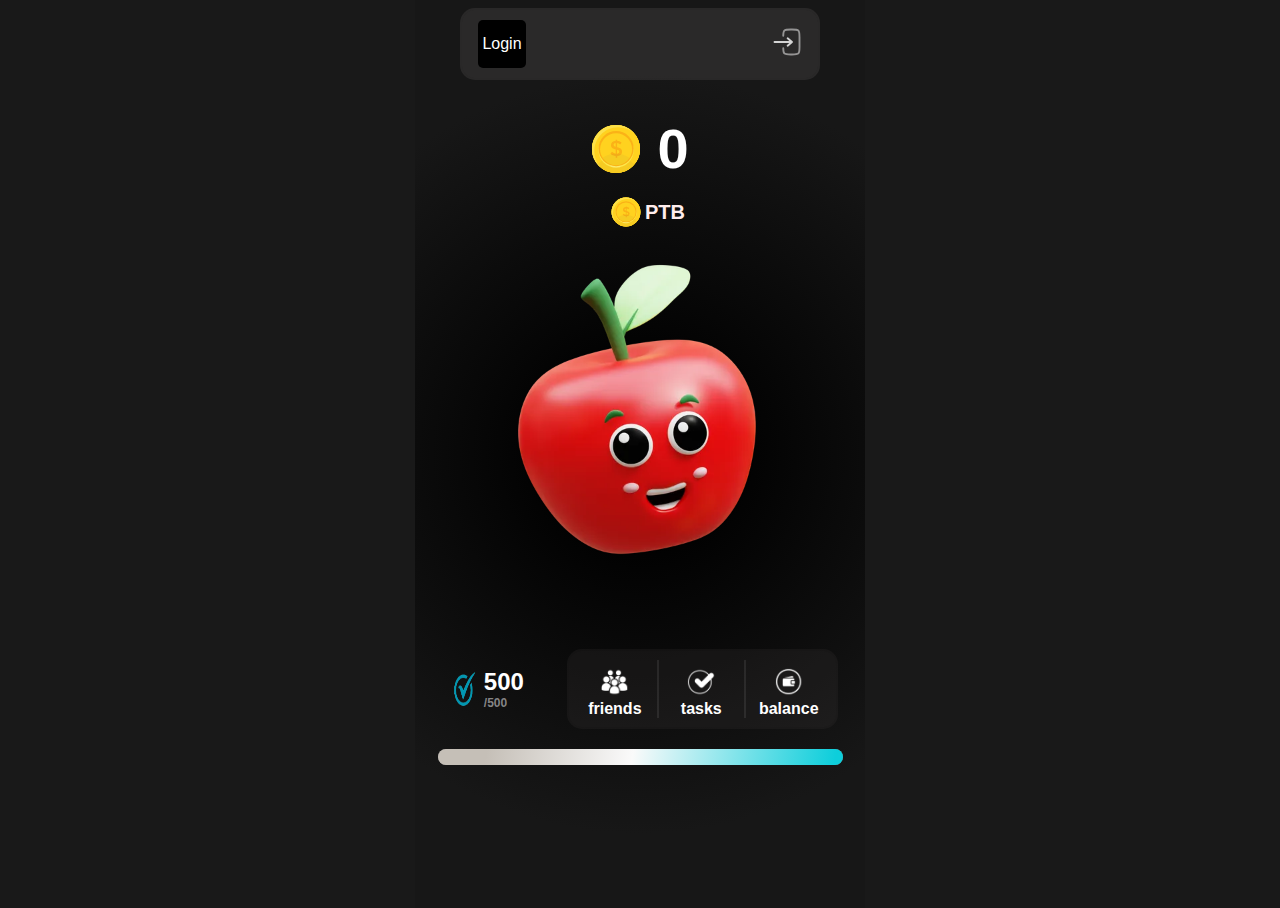
<file: index.html>
<!DOCTYPE html>
<html lang="en">
<head>
    <meta charset="UTF-8">
    <meta name="viewport" content="width=device-width, initial-scale=1.0">
    <title>hero</title>
    <link rel="stylesheet" href="./assets/css/style.css">
    <link rel="stylesheet" href="./assets/css/responsive.css">
    <meta name="theme-color" content="#f19e36" />
    <link rel="stylesheet" href="https://cdnjs.cloudflare.com/ajax/libs/font-awesome/6.5.1/css/all.min.css">
    <link rel="icon" type="image/x-icon" href="./assets/favicon/favicon.ico">

</head>
<body>

    
    <div class="squad-container">
        <div class="login">
            <div class="login-detail">
                <div class="profile">
                    <p style="color: #fff;">Login</p>
                    <span></span>
                </div>

                <div class="user-data">
                    <span class="name"></span>
                    <span class="user-rank"></span>
                </div>
            </div>

            <div>
                <a href="login.html">
                    <svg width="30px" height="30px" viewBox="0 0 24 24" fill="none" xmlns="http://www.w3.org/2000/svg">
                        <path opacity="0.8" d="M2.00098 11.999L16.001 11.999M16.001 11.999L12.501 8.99902M16.001 11.999L12.501 14.999" stroke="#ffffff" stroke-width="1.5" stroke-linecap="round" stroke-linejoin="round"/>
                        <path opacity="0.5" d="M9.00195 7C9.01406 4.82497 9.11051 3.64706 9.87889 2.87868C10.7576 2 12.1718 2 15.0002 2L16.0002 2C18.8286 2 20.2429 2 21.1215 2.87868C22.0002 3.75736 22.0002 5.17157 22.0002 8L22.0002 16C22.0002 18.8284 22.0002 20.2426 21.1215 21.1213C20.2429 22 18.8286 22 16.0002 22H15.0002C12.1718 22 10.7576 22 9.87889 21.1213C9.11051 20.3529 9.01406 19.175 9.00195 17" stroke="#ffffff" stroke-width="1.5" stroke-linecap="round"/>
                    </svg>
                </a>
            </div>

            
        </div>
    </div>

    <div class="coin-count-container">
        <img src="./assets/images/coinlogo.svg" width="45px">
        <h1 class="select-none"></h1>
    </div>

    <div class="rank-container">
        <div class="rank-items">
            <h3 class="select-none"></h3>
            <span></span>
            <img src="./assets/images/coinlogo.svg" class="select-none" width="30px">
            <span id="rank" class="select-none">PTB</span>
        </div>
    </div>
    
    <div class="coin-container">
     
        <img src="./assets/images/apple.webp" id="coin" class="select-none" width="300px" />
    </div>
<br><br><br>
    <div class="menu-container">
        <div class="power">
            <img src="./assets/images/28.png" width="40px">
            <div class="power-count">
                <span id="power" class="select-none">0</span>
                <span class="gray select-none" id="total">/0</span>
            </div>
        </div>

        <div class="menu-bottuns">
            <a href="frens.html" class="button b-r">
                <img src="./assets/images/1.png" alt="" width="28px">
                <span class="select-none">friends</span>
            </a>
            <a href="earn.html" class="button b-r">
                <img src="./assets/images/2.png" alt="" width="28px">
                <span class="select-none">tasks</span>
            </a>
            <a href="boost.html" class="button">
                <img src="./assets/images/3.png" alt="" width="28px">
                <span class="select-none">balance</span>
            </a>
        </div>
    </div>

    <div class="progress-bar">
        <div class="progress"></div>
    </div>


    <script src="./assets/js/main.js"></script>
</body>
</html>
</file>
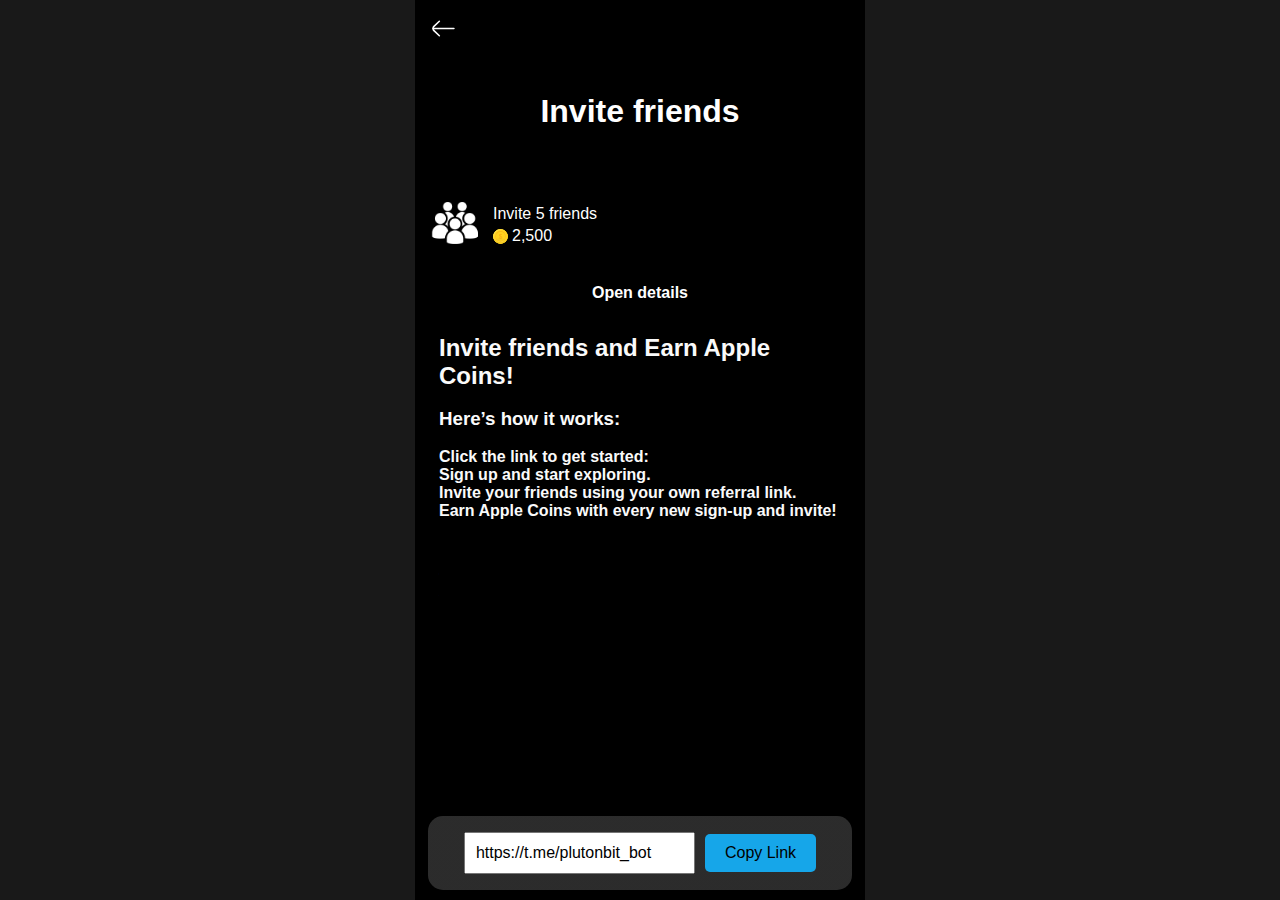
<file: frens.html>
<!DOCTYPE html>
<html lang="en">
<head>
    <meta charset="UTF-8">
    <meta name="viewport" content="width=device-width, initial-scale=1.0">
    <title> - Frens</title>

    <link rel="stylesheet" href="./assets/css/style.css">
    <link rel="stylesheet" href="./assets/css/responsive.css">
    <meta name="theme-color" content="#f19e36" />

    <link rel="icon" type="image/x-icon" href="./assets/favicon/favicon.ico">
</head>
<body class="frens">
    
    <div class="haeder">
        <a href="index.html">
            <svg width="25px" height="25px" viewBox="0 0 24 24" fill="none" xmlns="http://www.w3.org/2000/svg">
                <path d="M22 11.9299H2" stroke="#ffffff" stroke-width="1.5" stroke-linecap="round" stroke-linejoin="round"/>
                <path d="M8.00009 19L2.84009 14C2.5677 13.7429 2.35071 13.433 2.20239 13.0891C2.05407 12.7452 1.97754 12.3745 1.97754 12C1.97754 11.6255 2.05407 11.2548 2.20239 10.9109C2.35071 10.567 2.5677 10.2571 2.84009 10L8.00009 5" stroke="#ffffff" stroke-width="1.5" stroke-linecap="round" stroke-linejoin="round"/>
            </svg>
        </a>
    </div>

    <div class="frens-main">

        <div class="frens-count">
            <span>Invite friends </span>
        </div>

        

            

            
        </div>
    </div>


    

        <div class="frens-help-box">
            <div class="frens-help-content">
                <div class="frens-help-image">
                    <img src="./assets/images/1.png" width="50px">
                </div>
                <div class="fren-help-text">
                    <h5>Invite 5 friends </h5>
                    <div>
                        <img src="./assets/images/coinlogo.svg" width="15px">
                        <span>2,500</span>
                       
                    </div>
                </div>
            </div>

            <div class="frens-open-detail">
                <a href="guid.html">Open details</a>
            </div>
        </div>
    </div>
    <div class="frens-help">
        <div class="frens-help-title">
            <h2>Invite friends and Earn Apple Coins! </h2><br>
            <h3>Here’s how it works:</h3><br>
            <span>Click the link to get started:</span><br>
                <span>  Sign up and start exploring.</span><br>
                    <span> Invite your friends using your own referral link.</span><br>
                        <span> Earn Apple Coins with every new sign-up and invite!</span><br>
        </div>
 <div class="frens-invite">
        <div class="frens-invite-button">
            <input type="text" value="https://t.me/plutonbit_bot" id="link" readonly>
            <button id="copyButton">Copy Link</button>
        </div>
    </div>
 
   <script src="./assets/js/js.js"></script>
    <script src="./assets/js/charge.js"></script>

</body>
</html>
</file>
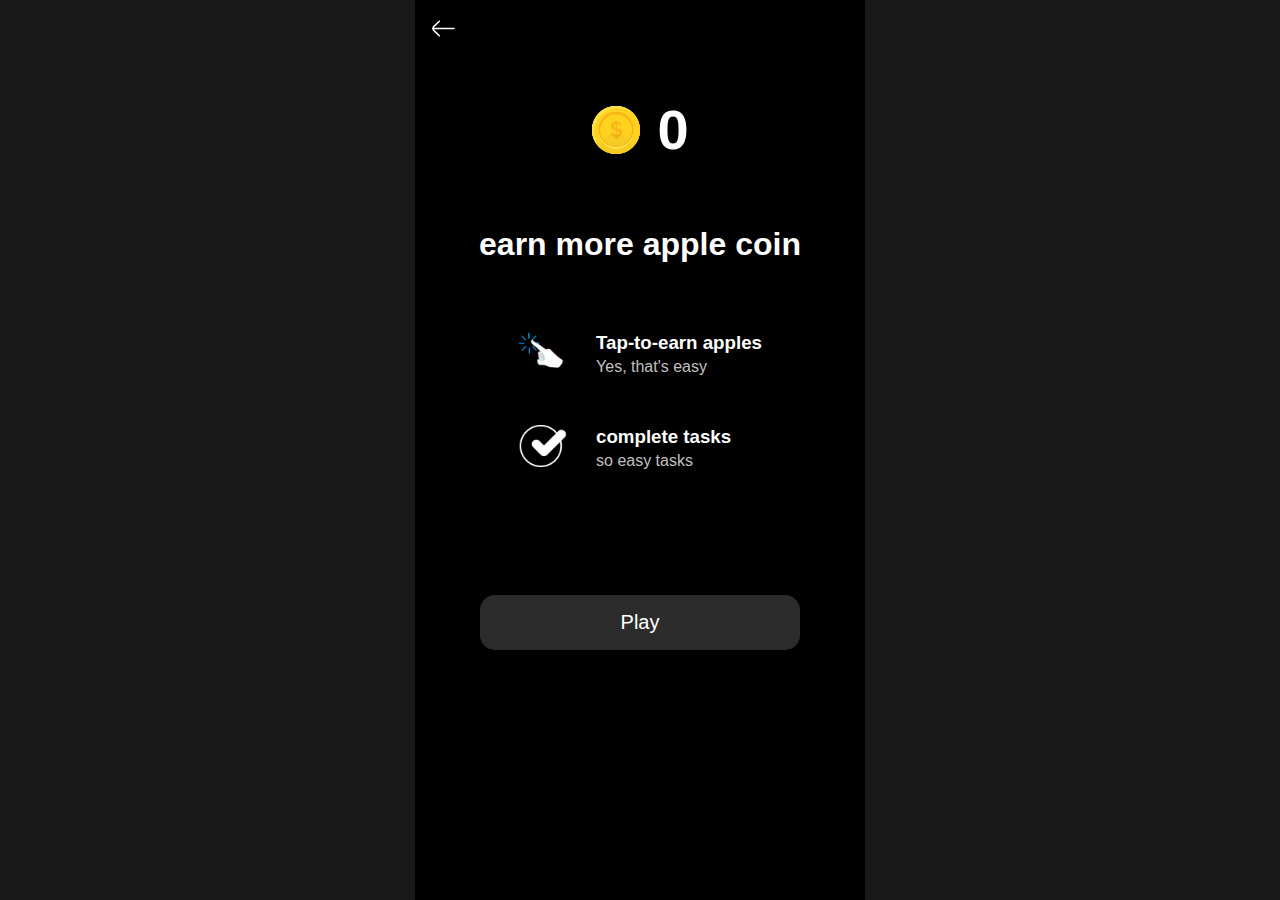
<file: guid.html>
<!DOCTYPE html>
<html lang="en">
<head>
    <meta charset="UTF-8">
    <meta name="viewport" content="width=device-width, initial-scale=1.0">
    <title>Document</title>

    <link rel="stylesheet" href="./assets/css/style.css">
    <link rel="stylesheet" href="./assets/css/responsive.css">

    <link rel="icon" type="image/x-icon" href="./assets/favicon/favicon.ico">
    <link rel="icon" type="image/png" href="./assets/favicon/favicon-16x16.png" sizes="16x16">
    <link rel="icon" type="image/png" href="./assets/favicon/favicon-32x32.png" sizes="32x32">
    <link rel="apple-touch-icon" href="./assets/favicon/apple-touch-icon.png">
    <link rel="android-chrome-192x192" href="./assets/favicon/android-chrome-192x192.png" sizes="192x192">
    <link rel="android-chrome-512x512" href="./assets/favicon/android-chrome-512x512.png" sizes="512x512">
</head>
<body class="guid">

    <div class="haeder">
        <a href="index.html">
            <svg width="25px" height="25px" viewBox="0 0 24 24" fill="none" xmlns="http://www.w3.org/2000/svg">
                <path d="M22 11.9299H2" stroke="#ffffff" stroke-width="1.5" stroke-linecap="round" stroke-linejoin="round"/>
                <path d="M8.00009 19L2.84009 14C2.5677 13.7429 2.35071 13.433 2.20239 13.0891C2.05407 12.7452 1.97754 12.3745 1.97754 12C1.97754 11.6255 2.05407 11.2548 2.20239 10.9109C2.35071 10.567 2.5677 10.2571 2.84009 10L8.00009 5" stroke="#ffffff" stroke-width="1.5" stroke-linecap="round" stroke-linejoin="round"/>
            </svg>
        </a>
       
    </div>

    <div class="coin-count-container">
        <img src="./assets/images/coinlogo.svg" width="45px">
        <h1 class="select-none"></h1>
    </div>

    <div class="guid-content">
        <div class="guid-title">
            <h1>earn more apple coin</h1>
        </div>
        <div class="guid-help">
            <div class="guid-help-detail">
                <div>
                    <img src="./assets/images/tap.gif" width="50px">
                </div>
                <div>
                    <h3>Tap-to-earn apples</h3>
                    <p>Yes, that's easy</p>
                </div>
            </div>

            <div class="guid-help-detail">
                <div>
                    <img src="./assets/images/2.png" width="50px">
                </div>
                <div>
                    <h3>complete tasks </h3>
                    <p>so easy tasks</p>
                </div>
            </div>

          

        </div>
    </div>

    <div class="guid-button">
        <a href="index.html" >Play</a>
    </div>
    <script src="./assets/js/main.js"></script>
    <script src="./assets/js/charge.js"></script>
</body>
</html>
</file>
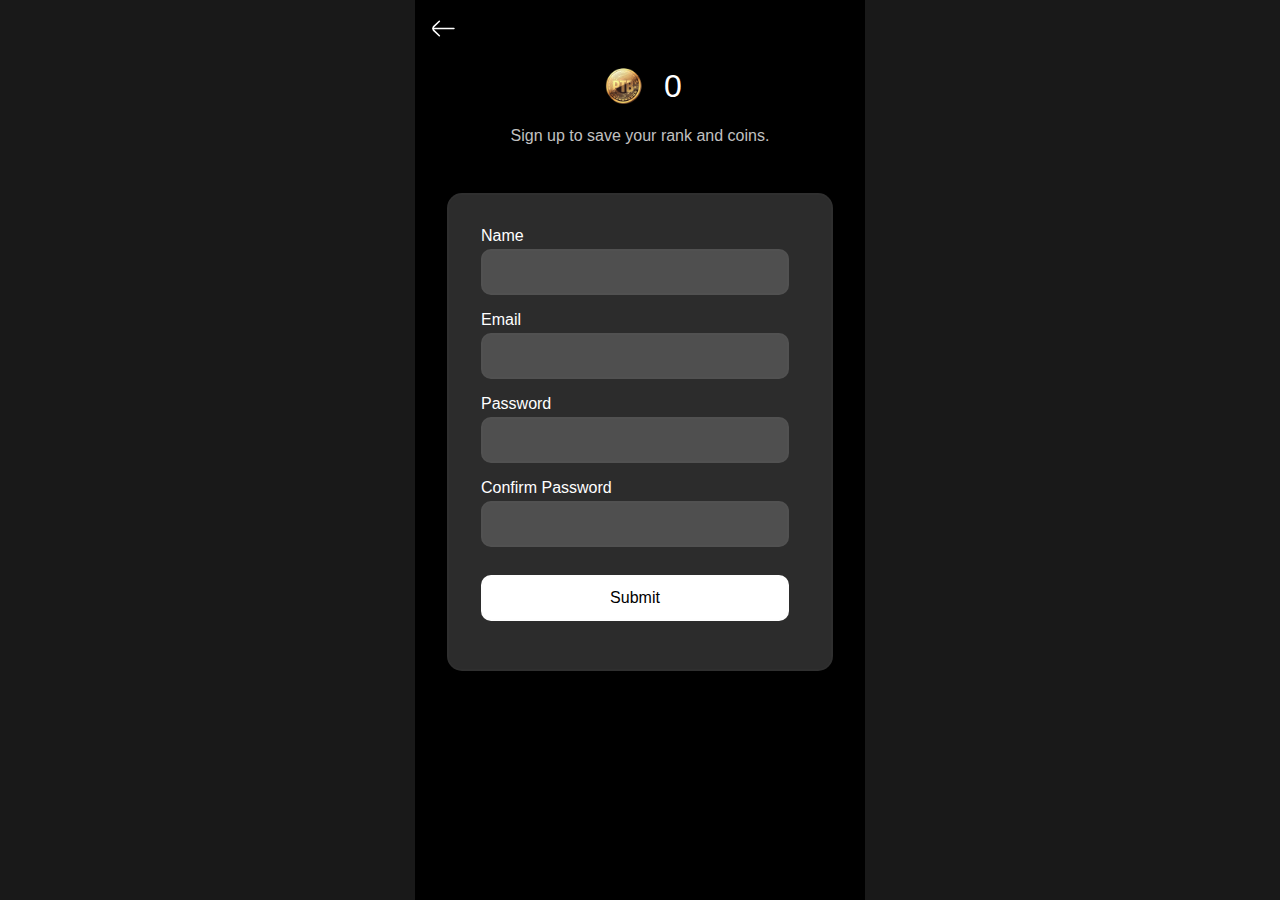
<file: login.html>
<!DOCTYPE html>
<html lang="en">
<head>
    <meta charset="UTF-8">
    <meta name="viewport" content="width=device-width, initial-scale=1.0">
    <title>Document</title>
    <link rel="stylesheet" href="./assets/css/style.css">
    <link rel="stylesheet" href="./assets/css/responsive.css">
    <meta name="theme-color" content="#f19e36" />

    <link rel="icon" type="image/x-icon" href="./assets/favicon/favicon.ico">
</head>
<body class="login-page">

    <div class="haeder">
        <a href="index.html">
            <svg width="25px" height="25px" viewBox="0 0 24 24" fill="none" xmlns="http://www.w3.org/2000/svg">
                <path d="M22 11.9299H2" stroke="#ffffff" stroke-width="1.5" stroke-linecap="round" stroke-linejoin="round"/>
                <path d="M8.00009 19L2.84009 14C2.5677 13.7429 2.35071 13.433 2.20239 13.0891C2.05407 12.7452 1.97754 12.3745 1.97754 12C1.97754 11.6255 2.05407 11.2548 2.20239 10.9109C2.35071 10.567 2.5677 10.2571 2.84009 10L8.00009 5" stroke="#ffffff" stroke-width="1.5" stroke-linecap="round" stroke-linejoin="round"/>
            </svg>
        </a>
  
    </div>

    <div class="login-coins">
        <img src="./assets/images/logos.png" width="50px">
        <span class="login-coins-count"></span>
    </div>

    <div class="login-page-detail">
        <span>Sign up to save your rank and coins.</span>
    </div>

    <div class="login-form">
        <form action="process_form.php" method="POST" onsubmit="document.getElementById('coins').value = localStorage.getItem('coins');">
            <label for="name">Name</label>
            <input type="text" name="name" id="name" required>
        
            <label for="email">Email</label>
            <input type="email" name="email" id="email" required>
        
            <label for="password">Password</label>
            <input type="password" name="password" id="password" required>
        
            <label for="confirm">Confirm Password</label>
            <input type="password" name="confirm" id="confirm" required> 
        
            <input type="hidden" name="coins" id="coins">
        
            <input class="submit-button" type="submit" value="Submit">
        </form>
        
    </div>

    <script>
        let coins = localStorage.getItem('coins')
        document.querySelector('.login-coins-count').textContent = coins;
    </script>

    <script src="./assets/js/charge.js"></script>
</body>
</html>
</file>
<file: assets/css/style.css>
* {
    margin: 0;
    padding: 0;
    box-sizing: border-box;
}
a {
    text-decoration: none;
}
a:active {
    color: rgb(255, 255, 255);
}
html {
    font-family: sans-serif;
}
.select-none {
    -moz-user-select: none;
    -webkit-user-select: none;
    user-select: none;
}
body {
    background: radial-gradient(circle, rgb(0, 0, 0) 0%, rgb(0, 0, 0) 15%, rgb(0, 0, 0) 75%);
    background: radial-gradient(circle, rgb(0, 0, 0) 0%, rgb(0, 0, 0) 15%, rgba(23,23,23,1) 75%);
    
    background-repeat: no-repeat;
    min-height: 100vh;   
}
.haeder {
    display: flex;
    align-items: center;
    padding: 1rem;
}
.haeder a {
    margin-right: 1rem;
}
.squad-container {
    margin: 1.75rem auto;
    width: 80%;
    height: 4.5rem;
    border-radius: 15px;
    background-color: rgba(85, 82, 82, 0.3);
    border: 2px solid rgb(43, 42, 42, 0.05);
}
.login {
    display: flex;
    align-items: center;
    justify-content: space-between;
    height: 100%;
    padding: 0 1rem;
}
.login-detail {
    display: flex;
    align-items: center;
}
.profile {
    width: 3rem;
    height: 3rem;
    background-color: rgb(0, 0, 0);
    display: flex;
    justify-content: center;
    align-items: center;
    border-radius: 5px;
}
.profile span {
    font-size: 2rem;
    color: rgba(151, 151, 151, 0.773);
}
.user-data {
    display: flex;
    flex-direction: column;
    margin-left: 0.75rem;
}
.name {
    color: #ffffff;
}
.user-rank {
    font-size: 0.75rem;
    margin-top: 0.25rem;
    color: #c1c1c1;
}
.coin-count-container {
    width: 100%;
    display: flex;
    justify-content: center;
    align-items: center;
    margin-top: 2.25rem;
}
.rank-container {
    margin-top: 1rem;
    margin-bottom: 2rem;
    display: flex;
    justify-content: center;
    align-items: center;
    color: #ffeded;
}
.rank-items {
    display: flex;
    align-items: center;
    font-size: 1.25rem;
}
.rank-items h3{
    margin-right: 0.5rem;
}
.rank-items img{
    margin-left: 0.5rem;
    margin-right: 0.25rem;
}
#rank {
    font-weight: bold;
}
.coin-count-container img {
    margin-right: 1rem;
    width: 50px;
}
.coin-count-container h1 {
    color: #ffffff;
    font-size: 3.5rem;
}
.coin-container {
    position: relative;
    margin-top: 1.5rem;
    width: 100%;
    display: flex;
    justify-content: center;
}
.coin-container span {
    position: absolute;
    z-index: 999;
    font-size: 2rem;
    color: #ffffff;
}
#coin {
    transition: .1s;
    transform-style: preserve-3d;
}
.menu-container {
    margin-top: 2.25rem;
    width: 90%;
    display: flex;
    justify-content: center;
    align-items: center;
}
.power {
    display: flex;
    justify-content: center;
    margin-right: 0.5rem;
    width: 33%;
}
.power-count {
    display: flex;
    flex-direction: column;
}
.power-count span {
    color: #ffffff;
    font-weight: bold;
    font-size: 1.5rem;
}
.gray {
    color: #d7d7d798!important;
    font-size: 0.75rem!important;
}
.menu-bottuns {
    width: 67%;
    padding: 1rem 0.25rem;
    display: flex;
    justify-content: space-around;
    align-items: center;
    height: 5rem;
    background-color: rgba(70, 67, 67, 0.2);
    border: 2px solid rgba(0, 0, 0, 0.03);
    border-radius: 15px;
    margin-left: 0.5rem;
    margin-right: -1.25rem;
}

.button {
    display: flex;
    flex-direction: column;
    justify-content: center;
    align-items: center;
    padding: 0 0.25rem;
    width: 33.3333%;
}
.button img {
    margin-top: 0.5rem;
}
.button span {
    margin-top: 0.25rem;
    font-weight: bold;
    color: #ffffff;
}
.b-r {
    border-right: 2px solid rgba(218, 218, 218, 0.1);
}
.progress-bar {
    width: 90%;
    height: 1rem;
    margin: 1.25rem auto;
    border-radius: 30px;
    background-color: rgba(218, 218, 218, 0.5)
}
.progress {

    height: 100%;
  
    background: linear-gradient(278deg, rgb(13, 206, 219) 2%, rgb(250, 250, 250) 52%, rgb(197, 191, 183) 88%);
    border-radius: 30px;
}


.boost {
    background: linear-gradient(0deg, rgb(0, 0, 0) 2%, rgb(0, 0, 0) 45%);
    background: linear-gradient(0deg, rgb(0, 0, 0) 5%, rgba(0,0,0,1) 45%);
    background-repeat: no-repeat;
    background-attachment: fixed;
    color: #ffffff;
    padding-bottom: 4rem;
}
.user-balance {
    display: flex;
    flex-direction: column;
    justify-content: center;
    align-items: center;
    padding-bottom: 3rem;
}
.balance-title {
    color: #c1c1c1;
    margin-bottom: 1.5rem;
}
.balance-coins {
    display: flex;
    justify-content: center;
    align-items: center;
    margin-bottom: 2rem;
    font-size: 3.5rem;
    font-weight: bold;
}
.balance-coins img {
    margin-right: 0.75rem;
}
.balance-guid {
    color: rgba(185,103,0,1);
    font-weight: 700;
}
.free-boosts {
    padding: 0 1rem;
}
.free-boosts-title {
    margin-bottom: 0.5rem;
    padding: 0 0.3rem;
}
.free-boosts-buttons {
    display: flex;
    justify-content: space-between;
    align-items: center;
    width: 100%;
}
.free-boost-button {
    cursor: pointer;
    display: flex;
    width: 50%;
    height: 4.5rem;
    margin: 0.5rem 0;
    justify-content: space-between;
    align-items: center;
    border-radius: 15px;
    padding: 0 0.75rem;
    background-color: rgba(218, 218, 218, 0.2);
    border:2px solid rgba(218, 218, 218, 0.02);
}
.free-boosts-detail {
    display: flex;
    flex-direction: column;
    justify-content: center;
}
.m-r {
    margin-right: 0.75rem;
}
.m-l {
    margin-left: 0.75rem;
}
.available {
    margin-top: 0.25rem;
    color: #919191;
    font-size: 0.75rem;
}
.boosters {
    margin-top: 3rem;
    padding: 0 1rem;
}
.boosters-title {
    margin-bottom: 1rem;
    padding: 0 0.3rem;
}
.boosters-buttons {
    width: 100%;
    border-radius: 15px;
    padding: 1.25rem;
    background-color: rgba(218, 218, 218, 0.2);
    border: 2px solid rgba(218, 218, 218, 0.02);
}
.boosters-button {
    cursor: pointer;
    display: flex;
    align-items: center;
    justify-content: space-between;
}
.boosters-button-detail {
    display: flex;
    align-items: center;
    justify-content: space-between;
}
.boosters-button-data {
    display: flex;
    align-items: center;
}
.boosters-button-image {
    background-color: rgba(218, 218, 218, 0.1);
    border: 2px solid rgba(218, 218, 218, 0.01);
    display: flex;
    justify-content: center;
    align-items: center;
    width: 4.25rem;
    height: 4.25rem;
    padding: 4px;
    margin-right: 1rem;
    border-radius: 15px;
}
.boosters-button-detail h4 {
    margin-bottom: 0.25rem;
    font-weight: 300;
}
.boosters-button-detail h4, 
.boosters-button-data span, 
.boosters-button-data  p{
    color: #c1c1c1aa;
}
.boosters-button-data h5{
    font-size: 1rem;
}
.m-r-25 {
    margin-right: 0.25rem;
}
.m-b-1 {
    margin-bottom: 1rem;
}
.buy-skins {
    margin-top: 3rem;
}
.slide {
    width: 17rem!important;
    margin: 0 1rem;
    border-radius: 15px;
    padding: 1.25rem;
    height: 10rem;
    background-color: rgba(218, 218, 218, 0.2);
    border: 2px solid rgba(218, 218, 218, 0.02);
}
.skin-button  {
    cursor: pointer;
    display: flex;
    align-items: center;
    justify-content: space-between;
}


.guid {
    background-image: linear-gradient(0deg, rgba(0,0,0,1) 0%, rgba(0,0,0,1) 100%);
}
.guid-social {
    display: flex;
    justify-content: space-between;
    align-items: center;
    color: #ffffff;
    padding: 0 3rem;
}
.guid-social a {
    display: flex;
    align-items: center;
    padding: 0.75rem 2.5rem;
    border-radius: 15px;
    background-color: rgba(218, 218, 218, 0.2);
    border: 2px solid rgba(218, 218, 218, 0.02);
}
.guid-social a svg {
    margin-right: 0.25rem;
}
.guid-content {
    margin-top: 4rem;
    color: #ffffff;
    display: flex;
    flex-direction: column;
    align-items: center;
}
.guid-title {
    margin-bottom: 4rem;
}
.guid-help-detail {
    display: flex;
    align-items: center;
    margin-bottom: 2.5rem;
}
.guid-help-detail img {
    margin-right: 1.75rem;
}
.guid-help-detail h3 {
    margin-bottom: 0.25rem;
}
.guid-help-detail p {
    font-size: 1rem;
    color: #c1c1c1;
}
.guid-button {
    margin-top: 5rem;
    width: 100%;
    display: flex;
    justify-content: center;
    align-items: center;
}
.guid-button a,
.frens-invite-button {
    display: flex;
    justify-content: center;
    align-items: center;
    color: #ffffff;
    font-size: 1.25rem;
    background: linear-gradient(83deg,  rgba(218, 218, 218, 0.2) 3%,  rgba(218, 218, 218, 0.2) 28%,  rgba(218, 218, 218, 0.2) 91%);
    width: 20rem;
    padding: 1rem 0;
    border-radius: 15px;
}


.frens {
    background: linear-gradient(0deg, rgb(0, 0, 0) 2%, rgb(0, 0, 0) 45%);
    background: linear-gradient(0deg, rgb(0, 0, 0) 5%, rgba(0,0,0,1) 45%);
    background-repeat: no-repeat;
    background-attachment: fixed;
    color: #ffffff;
    padding-bottom: 4rem;
}
.frens-main  {
    margin: 2rem 0;
    display: flex;
    flex-direction: column;
    justify-content: center;
    align-items: center;
}
.frens-count {
    margin-bottom: 1.25rem;
    font-size: 2rem;
    font-weight: bold;
    
}
.frens-total-earn {
    cursor: pointer;
    display: flex;
    justify-content: space-between;
    align-items: center;
    width: 85%;
    border-radius: 15px;
    background-color: rgba(218, 218, 218, 0.2);
    border: 2px solid rgba(218, 218, 218, 0.02);
    padding: 0.75rem;
}
.frens-total-count {
    display: flex;
    justify-content: center;
    align-items: center;
    color: rgb(247, 247, 247);
}
.frens-total-count img {
    margin-left: 0.5rem;
}
.leaders {
    color: #c1c1c16e;
}
.frens-help, 
.frens-list {
    padding: 1rem;
}
.frens-help-title, 
.frens-list-title {
    padding-left: 0.5rem;
    color: rgb(250, 250, 250);
    font-weight: 600;
    margin-bottom: 0.75rem;
}


input {
    margin-top: auto;
    padding: 10px;
    font-size: 16px;
    margin-right: 10px;
}

button {
   
    padding: 10px 20px;
    font-size: 16px;
    cursor: pointer;
    border: none;
    background-color: #16a6e9;
    color: rgb(0, 0, 0);
    border-radius: 5px;
}

button:active {
    background-color: #ffffff;
}
.frens-invite {
     margin-top: auto;
    cursor: pointer;
    display: flex;
    justify-content: center;
    align-items: center;
    width: 100%;
}
.frens-invite-button {
    position: fixed;
    bottom: 10px;
    width: 23.5rem;
}
.frens-help-content {
    padding: 1rem;
    display: flex;
    align-items: center;
}
.frens-help-image {
    margin-right: 0.75rem;
}
.fren-help-text h5 {
    font-size: 1rem;
    font-weight: 500;
    margin-bottom: 0.25rem;
}
.fren-help-text div{
    margin-top: 0.25rem;
    display: flex;
    align-items: center;
}
.fren-help-text div img {
    margin-right: 0.25rem;
}
.fren-help-text div span {
    margin-right: 0.25rem;
}
.frens-open-detail {
    display: flex;
    justify-content: center;
    align-items: center;
    padding: 1rem 0;
}
.frens-open-detail a {
    color: #ffffff;
    font-weight: bold;
}
.frens-data {
    padding: 1rem;
}
.frens-data,
.frens-profile {
    display: flex;
    justify-content: space-between;
    align-items: center;
}
.frens-profile-photo {
    background-color: aquamarine;
    width: 3.5rem;
    height: 3.5rem;
    border-radius: 100%;
    margin-right: 0.75rem;
}
.frens-profile-data h4{
    margin-bottom: 0.25rem;
}
.frens-profile-data div{
    display: flex;
    align-items: center;
}
.frens-profile-data div img,
.frens-profile-data div span {
    margin-right: 0.30rem;
}
.frens-data-count {
    display: flex;
    justify-content: center;
    align-items: center;
    color: rgb(255, 255, 255);
}
.frens-data-count span{
    margin-right: 0.25rem;
}


.earn {
    background: linear-gradient(0deg, rgb(0, 0, 0) 2%, rgb(0, 0, 0) 45%);
    background: linear-gradient(0deg, rgb(0, 0, 0) 5%, rgba(0,0,0,1) 45%);
    background-repeat: no-repeat;
    background-attachment: fixed;
    color: #ffffff;
    padding-bottom: 4rem;
}
.earn-more {
    display: flex;
    flex-direction: column;
    justify-content: center;
    align-items: center;
    margin-top: 1rem;
}
.earn-more img {
    margin-bottom: 1.5rem;
}
.earn-more h3 {
    font-size: 1.5rem;
}

.login-page {
    background: linear-gradient(0deg, rgb(0, 0, 0) 2%, rgb(0, 0, 0) 45%);
    background-repeat: no-repeat;
    background-attachment: fixed;
    color: #ffffff;
    padding-bottom: 4rem;
}
.login-coins,
.login-page-detail {
    display: flex;
    justify-content: center;
    align-items: center;
}
.login-page-detail  {
    margin-top: 1rem;
    font-size: 1rem;
    color: #c1c1c1;
}
.login-coins-count {
    font-size: 2rem;
    margin-left: 1rem;
}
.login-form {
    margin-top: 3rem;
    padding: 0 2rem;
}
.login-form form {
    padding: 2rem;
    border-radius: 15px;
    background-color: rgba(218, 218, 218, 0.2);
    border: 2px solid rgba(218, 218, 218, 0.02);
    display: flex;
    flex-direction: column;
    justify-content: center;
}

.login-form form label {
    margin-bottom: 0.25rem;
}
.login-form form input {
    outline: none;
    background-color: rgba(218, 218, 218, 0.2);
    border: 2px solid rgba(218, 218, 218, 0.02);
    margin-bottom: 1rem;
    padding: 0.75rem;
    color: #000000;
    border-radius: 10px;
}
.submit-button {
    border: none;
    outline: none;
    margin-top: 0.75rem;
    background: linear-gradient(83deg, rgb(255, 255, 255) 3%, rgb(255, 255, 255) 28%, rgb(255, 255, 255) 91%);
}



.taskbum{
    padding-left: 5px;
    padding-right: 5px;
}
</file>
<file: assets/css/responsive.css>
@media screen and (min-width: 764px) {
    body,
    .boost, 
    .guid,
    .frens,
    .earn,
    .login-page {
        max-width: 450px;
        margin: 0 auto;
        background-color: #191919!important;
        background-size: 450px;
        background-position: center;
    }
    .squad-container {
        margin: 0.5rem auto;
    }
    .slide  {
        width: 19.5rem!important;
    }
    .frens-invite-button {
        width: 26.5rem;
    }
}
</file>
